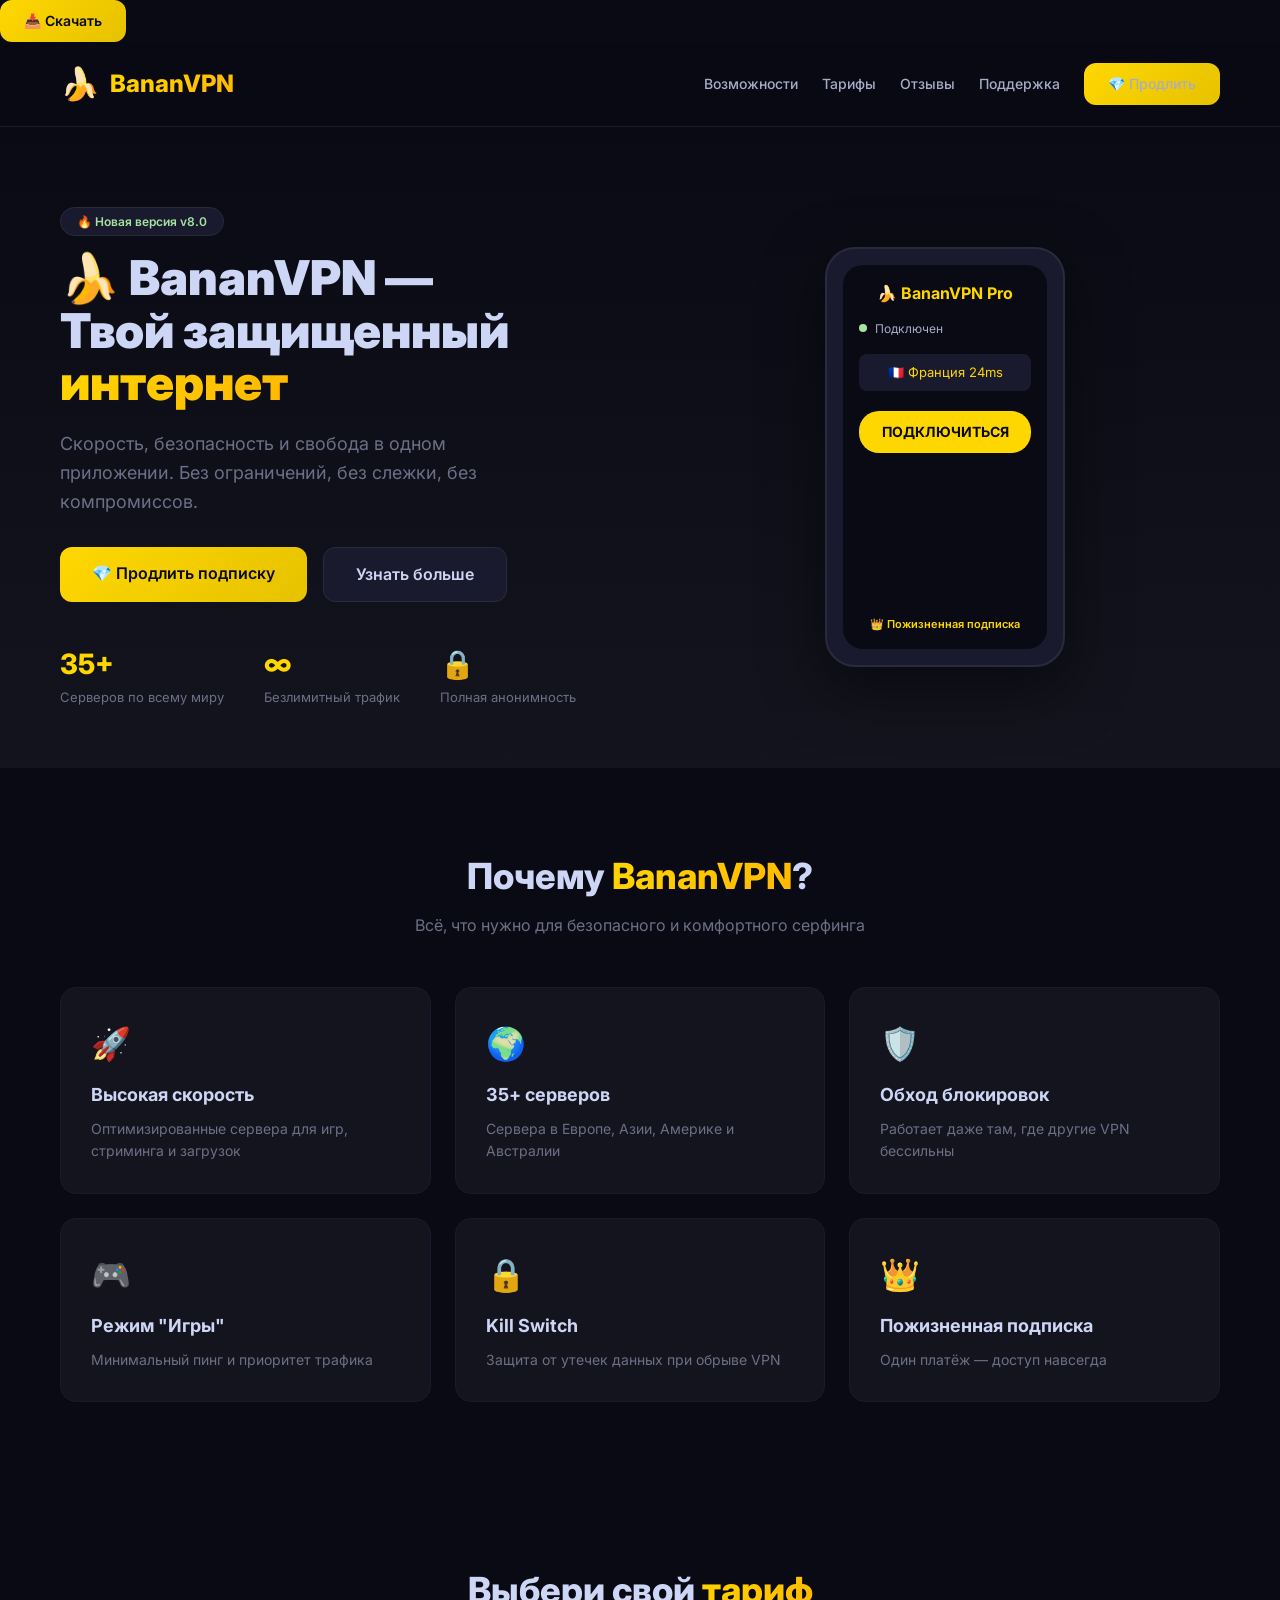
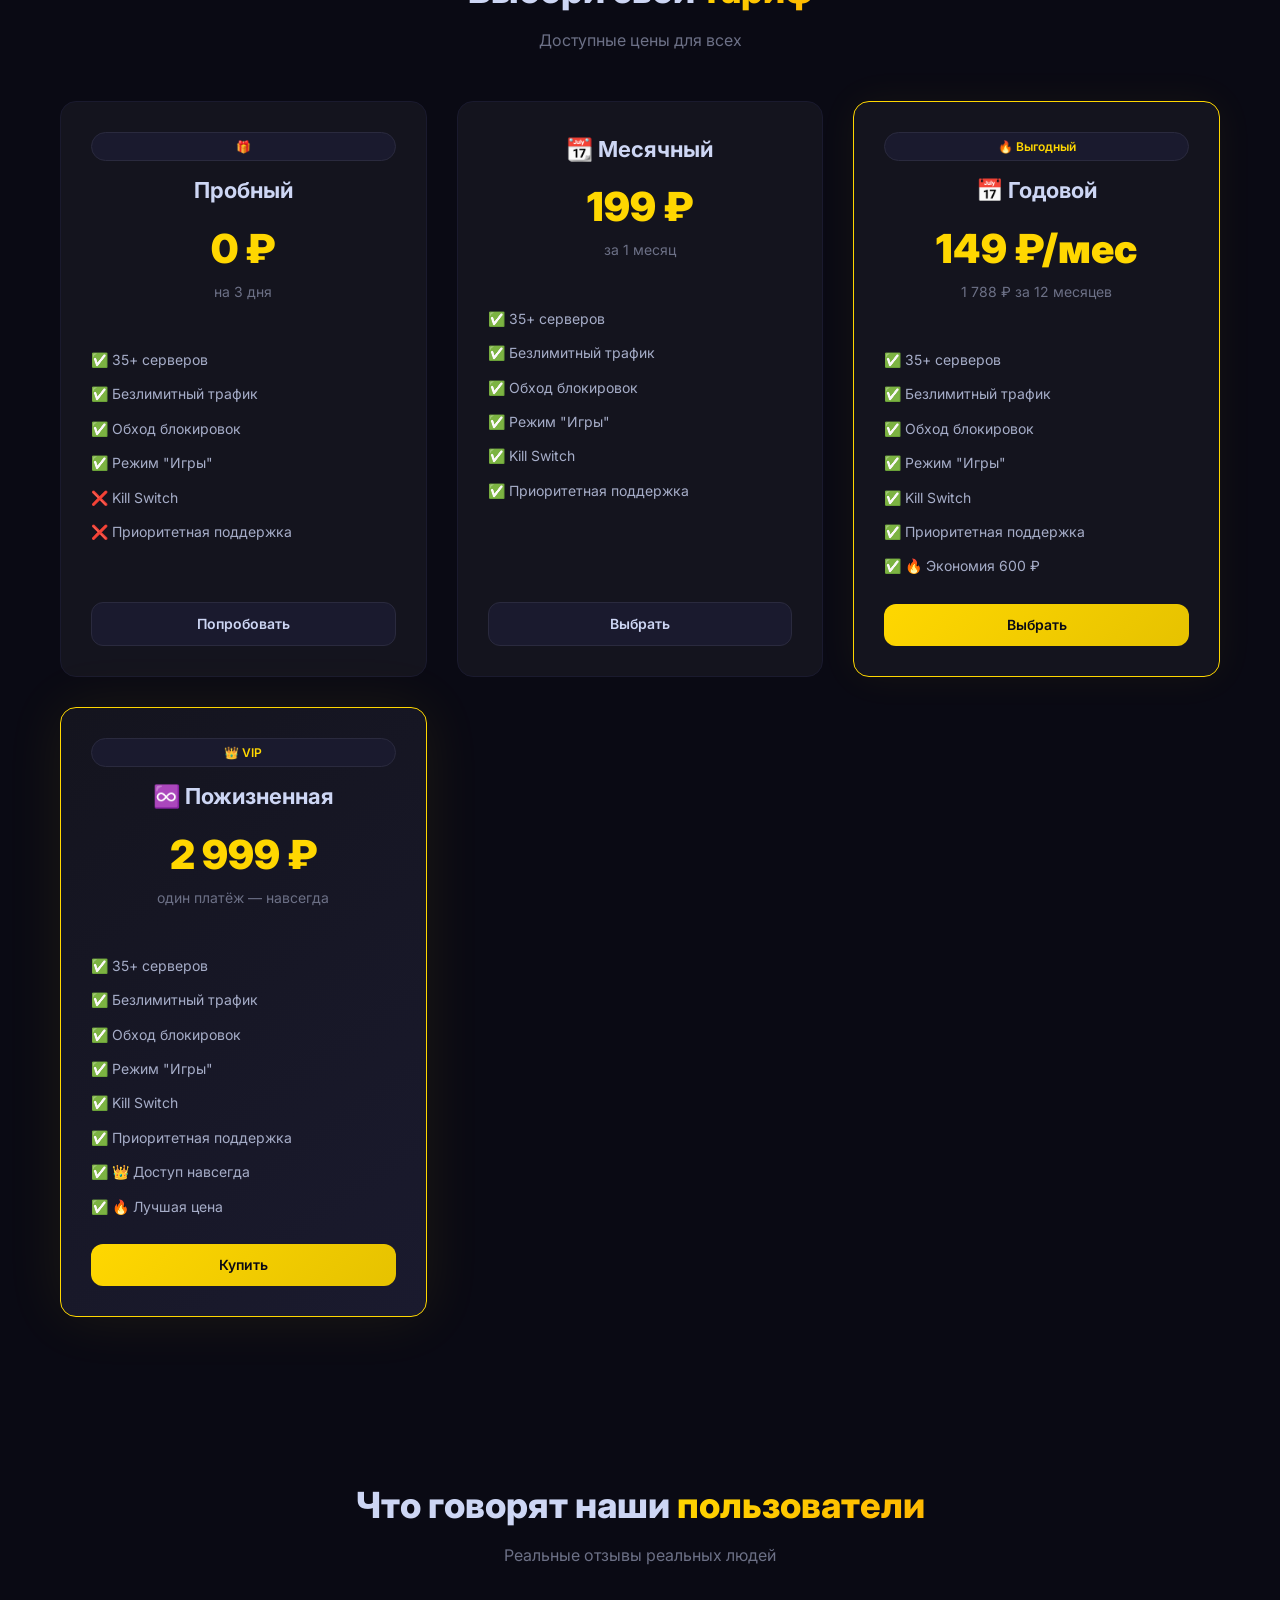
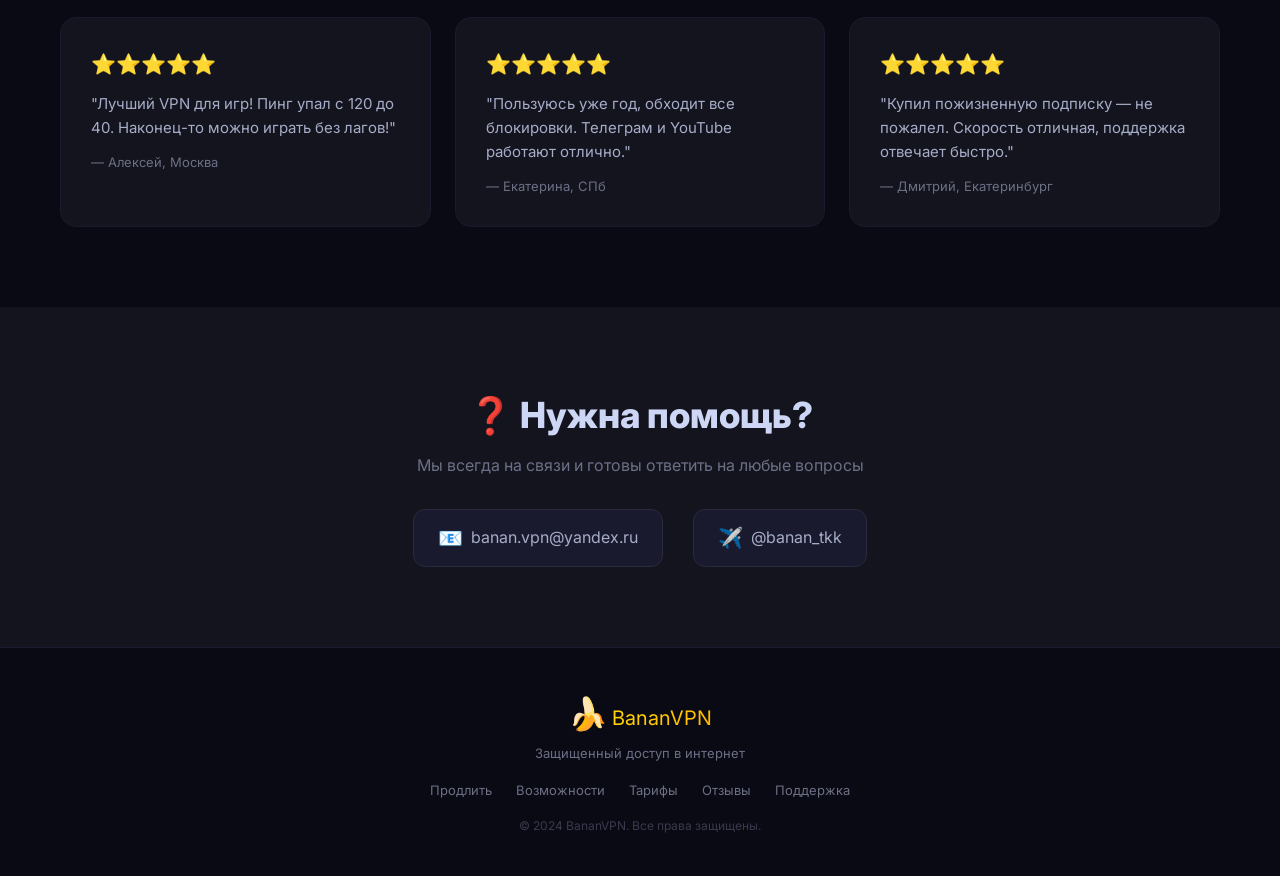
<file: index.html>
<!DOCTYPE html>
<html lang="ru">
<head>
    <meta charset="UTF-8">
    <meta name="viewport" content="width=device-width, initial-scale=1.0">
    <meta name="yandex-verification" content="522fee48c3205e63" />
    <a href="download.html" class="btn btn-primary">📥 Скачать</a>
    
    <!-- ===== ОСНОВНЫЕ SEO МЕТА-ТЕГИ ===== -->
    <title>🍌 BananVPN — Лучший VPN для игр и интернета в России</title>
    <meta name="description" content="BananVPN — быстрый и безопасный VPN для игр, стриминга и обхода блокировок. 35+ серверов, безлимитный трафик, режим 'Игры' и пожизненная подписка.">
    <meta name="keywords" content="бананвпн, bananvpn, впн для игр, впн россия, впн безлимитный, впн пожизненный, vpn для телеграм, обход блокировок">
    <meta name="robots" content="index, follow">
    <meta name="author" content="BananVPN">
    <meta name="language" content="Russian">
    
    <!-- ===== OPEN GRAPH (для соцсетей) ===== -->
    <meta property="og:title" content="BananVPN — Лучший VPN для игр и интернета">
    <meta property="og:description" content="Скорость, безопасность и свобода в одном приложении. 35+ серверов, безлимитный трафик, режим 'Игры'.">
    <meta property="og:type" content="website">
    <meta property="og:url" content="https://bananvpn.com">
    <meta property="og:image" content="https://bananvpn.com/assets/og-image.jpg">
    <meta property="og:site_name" content="BananVPN">
    
    <!-- ===== TWITTER CARD ===== -->
    <meta name="twitter:card" content="summary_large_image">
    <meta name="twitter:title" content="BananVPN — Лучший VPN для игр и интернета">
    <meta name="twitter:description" content="Скорость, безопасность и свобода в одном приложении. 35+ серверов, безлимитный трафик.">
    
    <!-- ===== ФАВИКОН ===== -->
    <link rel="icon" type="image/png" href="data:image/svg+xml,<svg xmlns='http://www.w3.org/2000/svg' viewBox='0 0 100 100'><text y='.9em' font-size='90'>🍌</text></svg>">
    
    <!-- ===== КАНОНИЧЕСКАЯ ССЫЛКА ===== -->
    <link rel="canonical" href="https://bananvpn.com/">
    
    <!-- ===== СТИЛИ ===== -->
    <link rel="stylesheet" href="style.css">
    <link href="https://fonts.googleapis.com/css2?family=Inter:wght@300;400;600;700;800;900&display=swap" rel="stylesheet">
    
    <!-- ===== СХЕМА (JSON-LD) для поисковиков ===== -->
    <script type="application/ld+json">
    {
        "@context": "https://schema.org",
        "@type": "SoftwareApplication",
        "name": "BananVPN",
        "applicationCategory": "NetworkApplication",
        "operatingSystem": "Windows, macOS, Android, iOS",
        "description": "Быстрый и безопасный VPN для игр, стриминга и обхода блокировок. 35+ серверов, безлимитный трафик.",
        "offers": {
            "@type": "Offer",
            "price": "0",
            "priceCurrency": "RUB"
        },
        "aggregateRating": {
            "@type": "AggregateRating",
            "ratingValue": "4.8",
            "ratingCount": "1250"
        }
    }
    </script>
    
</head>
<body>
    <!-- ===== НАВИГАЦИЯ ===== -->
    <nav class="navbar">
        <div class="container">
            <div class="nav-brand">
                <span class="logo">🍌</span>
                <span class="brand-text">BananVPN</span>
            </div>
            <div class="nav-links">
                <a href="#features">Возможности</a>
                <a href="#pricing">Тарифы</a>
                <a href="#reviews">Отзывы</a>
                <a href="#support">Поддержка</a>
                <a href="renew.html" class="btn btn-primary">💎 Продлить</a>
            </div>
            <div class="mobile-menu" onclick="toggleMobileMenu()">
                <span></span>
                <span></span>
                <span></span>
            </div>
        </div>
    </nav>

    <!-- ===== ГЕРОЙ ===== -->
    <section class="hero">
        <div class="container">
            <div class="hero-content">
                <div class="hero-badge">🔥 Новая версия v8.0</div>
                <h1>🍌 BananVPN — <br>Твой защищенный <span class="highlight">интернет</span></h1>
                <p class="hero-desc">Скорость, безопасность и свобода в одном приложении. 
                Без ограничений, без слежки, без компромиссов.</p>
                <div class="hero-buttons">
                    <a href="renew.html" class="btn btn-primary btn-large">💎 Продлить подписку</a>
                    <a href="#features" class="btn btn-secondary btn-large">Узнать больше</a>
                </div>
                <div class="hero-stats">
                    <div class="stat">
                        <span class="stat-number">35+</span>
                        <span class="stat-label">Серверов по всему миру</span>
                    </div>
                    <div class="stat">
                        <span class="stat-number">∞</span>
                        <span class="stat-label">Безлимитный трафик</span>
                    </div>
                    <div class="stat">
                        <span class="stat-number">🔒</span>
                        <span class="stat-label">Полная анонимность</span>
                    </div>
                </div>
            </div>
            <div class="hero-image">
                <div class="hero-phone">
                    <div class="phone-screen">
                        <div class="phone-header">🍌 BananVPN Pro</div>
                        <div class="phone-status">
                            <span class="dot connected"></span>
                            <span>Подключен</span>
                        </div>
                        <div class="phone-server">🇫🇷 Франция 24ms</div>
                        <div class="phone-btn">ПОДКЛЮЧИТЬСЯ</div>
                        <div class="phone-footer">👑 Пожизненная подписка</div>
                    </div>
                </div>
            </div>
        </div>
    </section>

    <!-- ===== ВОЗМОЖНОСТИ ===== -->
    <section id="features" class="features">
        <div class="container">
            <div class="section-header">
                <h2>Почему <span class="highlight">BananVPN</span>?</h2>
                <p>Всё, что нужно для безопасного и комфортного серфинга</p>
            </div>
            <div class="features-grid">
                <div class="feature-card">
                    <div class="feature-icon">🚀</div>
                    <h3>Высокая скорость</h3>
                    <p>Оптимизированные сервера для игр, стриминга и загрузок</p>
                </div>
                <div class="feature-card">
                    <div class="feature-icon">🌍</div>
                    <h3>35+ серверов</h3>
                    <p>Сервера в Европе, Азии, Америке и Австралии</p>
                </div>
                <div class="feature-card">
                    <div class="feature-icon">🛡️</div>
                    <h3>Обход блокировок</h3>
                    <p>Работает даже там, где другие VPN бессильны</p>
                </div>
                <div class="feature-card">
                    <div class="feature-icon">🎮</div>
                    <h3>Режим "Игры"</h3>
                    <p>Минимальный пинг и приоритет трафика</p>
                </div>
                <div class="feature-card">
                    <div class="feature-icon">🔒</div>
                    <h3>Kill Switch</h3>
                    <p>Защита от утечек данных при обрыве VPN</p>
                </div>
                <div class="feature-card">
                    <div class="feature-icon">👑</div>
                    <h3>Пожизненная подписка</h3>
                    <p>Один платёж — доступ навсегда</p>
                </div>
            </div>
        </div>
    </section>

    <!-- ===== ТАРИФЫ ===== -->
    <section id="pricing" class="pricing">
        <div class="container">
            <div class="section-header">
                <h2>Выбери свой <span class="highlight">тариф</span></h2>
                <p>Доступные цены для всех</p>
            </div>
            <div class="pricing-grid">
                <!-- Пробный -->
                <div class="pricing-card">
                    <div class="pricing-badge">🎁</div>
                    <h3>Пробный</h3>
                    <div class="pricing-price">0 ₽</div>
                    <div class="pricing-period">на 3 дня</div>
                    <ul class="pricing-features">
                        <li>✅ 35+ серверов</li>
                        <li>✅ Безлимитный трафик</li>
                        <li>✅ Обход блокировок</li>
                        <li>✅ Режим "Игры"</li>
                        <li>❌ Kill Switch</li>
                        <li>❌ Приоритетная поддержка</li>
                    </ul>
                    <a href="renew.html" class="btn btn-secondary">Попробовать</a>
                </div>

                <!-- Месячный -->
                <div class="pricing-card">
                    <h3>📆 Месячный</h3>
                    <div class="pricing-price">199 ₽</div>
                    <div class="pricing-period">за 1 месяц</div>
                    <ul class="pricing-features">
                        <li>✅ 35+ серверов</li>
                        <li>✅ Безлимитный трафик</li>
                        <li>✅ Обход блокировок</li>
                        <li>✅ Режим "Игры"</li>
                        <li>✅ Kill Switch</li>
                        <li>✅ Приоритетная поддержка</li>
                    </ul>
                    <a href="renew.html" class="btn btn-secondary">Выбрать</a>
                </div>

                <!-- Годовой -->
                <div class="pricing-card popular">
                    <div class="pricing-badge">🔥 Выгодный</div>
                    <h3>📅 Годовой</h3>
                    <div class="pricing-price">149 ₽/мес</div>
                    <div class="pricing-period">1 788 ₽ за 12 месяцев</div>
                    <ul class="pricing-features">
                        <li>✅ 35+ серверов</li>
                        <li>✅ Безлимитный трафик</li>
                        <li>✅ Обход блокировок</li>
                        <li>✅ Режим "Игры"</li>
                        <li>✅ Kill Switch</li>
                        <li>✅ Приоритетная поддержка</li>
                        <li>✅ 🔥 Экономия 600 ₽</li>
                    </ul>
                    <a href="renew.html" class="btn btn-primary">Выбрать</a>
                </div>

                <!-- Пожизненная -->
                <div class="pricing-card premium">
                    <div class="pricing-badge">👑 VIP</div>
                    <h3>♾️ Пожизненная</h3>
                    <div class="pricing-price">2 999 ₽</div>
                    <div class="pricing-period">один платёж — навсегда</div>
                    <ul class="pricing-features">
                        <li>✅ 35+ серверов</li>
                        <li>✅ Безлимитный трафик</li>
                        <li>✅ Обход блокировок</li>
                        <li>✅ Режим "Игры"</li>
                        <li>✅ Kill Switch</li>
                        <li>✅ Приоритетная поддержка</li>
                        <li>✅ 👑 Доступ навсегда</li>
                        <li>✅ 🔥 Лучшая цена</li>
                    </ul>
                    <a href="renew.html" class="btn btn-primary">Купить</a>
                </div>
            </div>
        </div>
    </section>

    <!-- ===== ОТЗЫВЫ ===== -->
    <section id="reviews" class="reviews">
        <div class="container">
            <div class="section-header">
                <h2>Что говорят наши <span class="highlight">пользователи</span></h2>
                <p>Реальные отзывы реальных людей</p>
            </div>
            <div class="reviews-grid">
                <div class="review-card">
                    <div class="review-stars">⭐⭐⭐⭐⭐</div>
                    <p class="review-text">"Лучший VPN для игр! Пинг упал с 120 до 40. Наконец-то можно играть без лагов!"</p>
                    <div class="review-author">— Алексей, Москва</div>
                </div>
                <div class="review-card">
                    <div class="review-stars">⭐⭐⭐⭐⭐</div>
                    <p class="review-text">"Пользуюсь уже год, обходит все блокировки. Телеграм и YouTube работают отлично."</p>
                    <div class="review-author">— Екатерина, СПб</div>
                </div>
                <div class="review-card">
                    <div class="review-stars">⭐⭐⭐⭐⭐</div>
                    <p class="review-text">"Купил пожизненную подписку — не пожалел. Скорость отличная, поддержка отвечает быстро."</p>
                    <div class="review-author">— Дмитрий, Екатеринбург</div>
                </div>
            </div>
        </div>
    </section>

    <!-- ===== ПОДДЕРЖКА ===== -->
    <section id="support" class="support">
        <div class="container">
            <div class="support-content">
                <h2>❓ Нужна помощь?</h2>
                <p>Мы всегда на связи и готовы ответить на любые вопросы</p>
                <div class="support-contacts">
                    <a href="mailto:banan.vpn@yandex.ru" class="support-item">
                        <span class="support-icon">📧</span>
                        <span>banan.vpn@yandex.ru</span>
                    </a>
                    <a href="https://t.me/banan_tkk" class="support-item" target="_blank">
                        <span class="support-icon">✈️</span>
                        <span>@banan_tkk</span>
                    </a>
                </div>
            </div>
        </div>
    </section>

    <!-- ===== ФУТЕР ===== -->
    <footer class="footer">
        <div class="container">
            <div class="footer-content">
                <div class="footer-brand">
                    <span class="logo">🍌</span>
                    <span class="brand-text">BananVPN</span>
                    <p>Защищенный доступ в интернет</p>
                </div>
                <div class="footer-links">
                    <a href="renew.html">Продлить</a>
                    <a href="#features">Возможности</a>
                    <a href="#pricing">Тарифы</a>
                    <a href="#reviews">Отзывы</a>
                    <a href="mailto:banan.vpn@yandex.ru">Поддержка</a>
                </div>
                <div class="footer-copyright">
                    © 2024 BananVPN. Все права защищены.
                </div>
            </div>
        </div>
    </footer>

    <script src="script.js"></script>
</body>
</html>
</file>
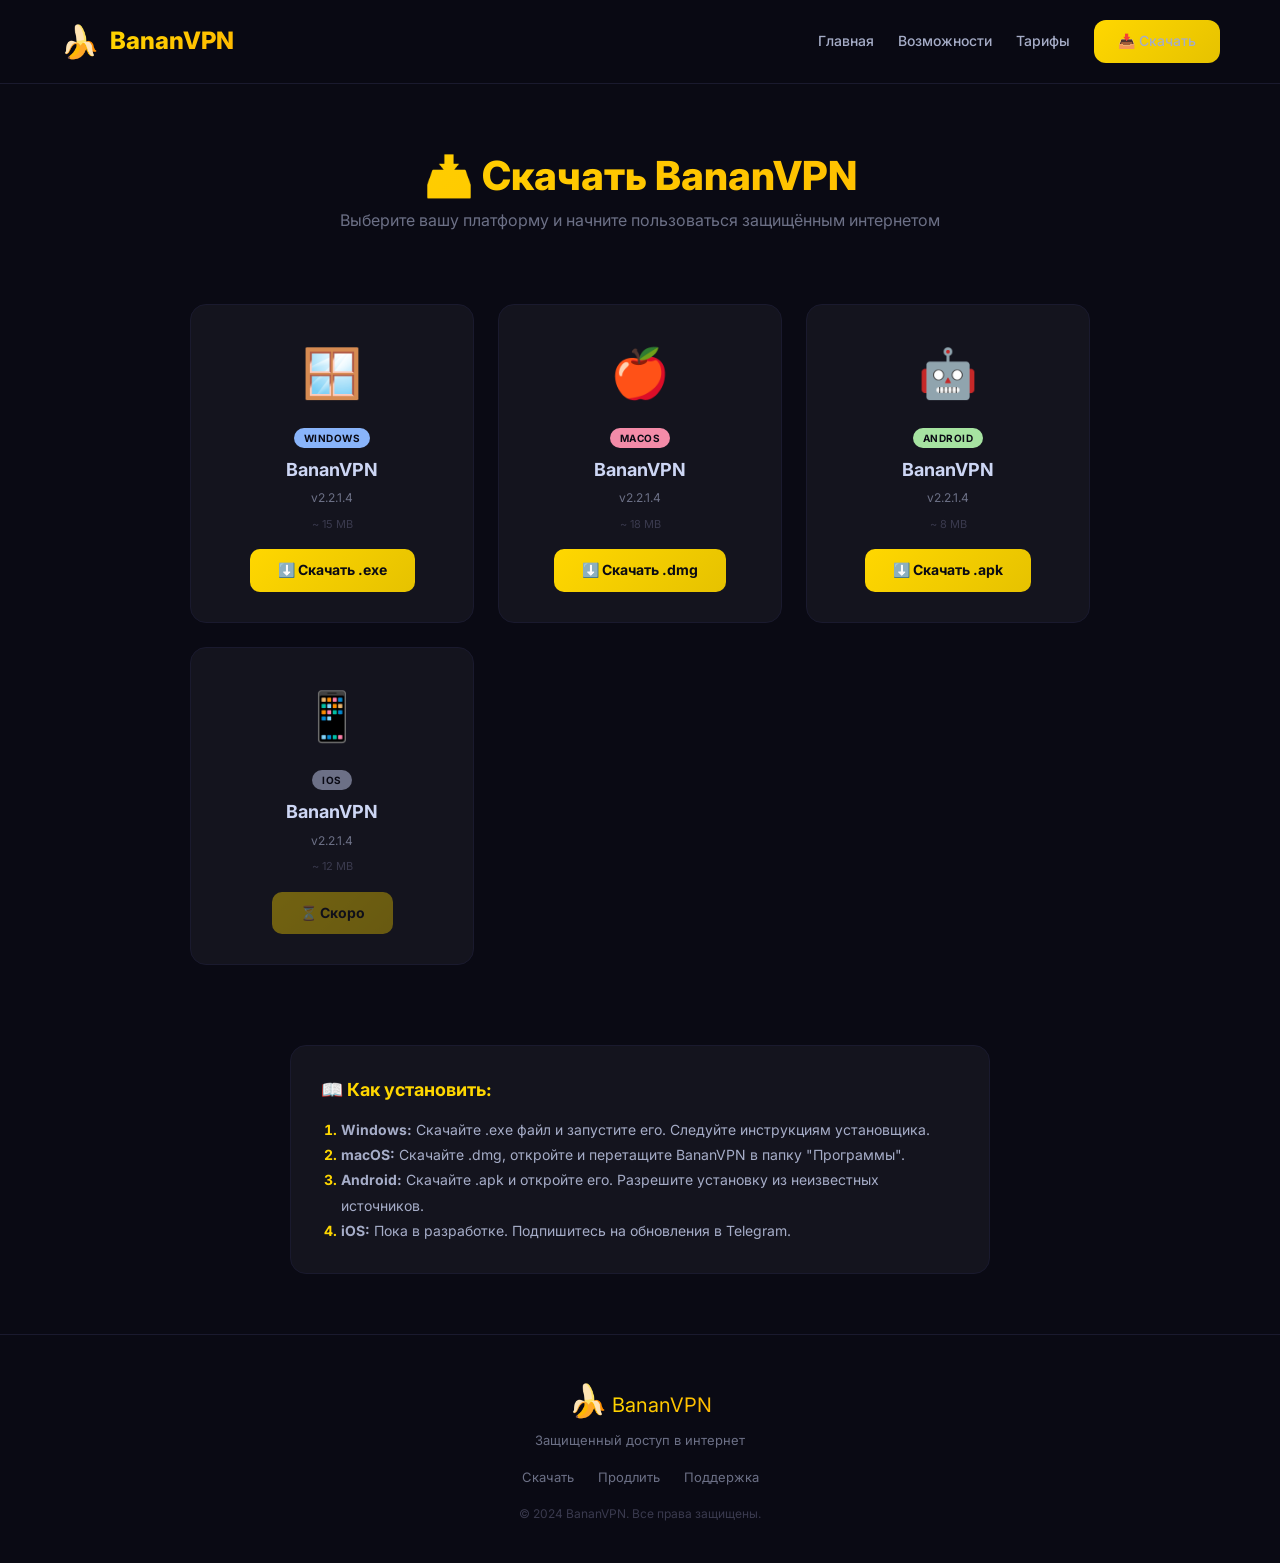
<file: download.html>
<!DOCTYPE html>
<html lang="ru">
<head>
    <meta charset="UTF-8">
    <meta name="viewport" content="width=device-width, initial-scale=1.0">
    <title>📥 Скачать BananVPN</title>
    <link rel="stylesheet" href="style.css">
    <link href="https://fonts.googleapis.com/css2?family=Inter:wght@300;400;600;700;800;900&display=swap" rel="stylesheet">
    <style>
        .download-hero {
            padding: 60px 0 30px;
            text-align: center;
            background: #0a0a14;
        }
        .download-hero h1 {
            font-size: 40px;
            font-weight: 800;
            background: linear-gradient(135deg, #ffd700, #ffb700);
            -webkit-background-clip: text;
            -webkit-text-fill-color: transparent;
        }
        .download-hero p {
            color: #6c7086;
            font-size: 16px;
        }

        .download-grid {
            display: grid;
            grid-template-columns: repeat(auto-fit, minmax(240px, 1fr));
            gap: 24px;
            padding: 40px 0 80px;
            max-width: 900px;
            margin: 0 auto;
        }

        .download-card {
            background: #14141e;
            padding: 30px;
            border-radius: 16px;
            border: 1px solid #1a1a2e;
            text-align: center;
            transition: all 0.3s;
        }
        .download-card:hover {
            transform: translateY(-6px);
            border-color: #ffd700;
            box-shadow: 0 8px 30px rgba(255, 215, 0, 0.05);
        }
        .download-card .icon {
            font-size: 48px;
            margin-bottom: 12px;
        }
        .download-card h3 {
            font-size: 18px;
            font-weight: 700;
            color: #cdd6f4;
            margin-bottom: 4px;
        }
        .download-card .version {
            font-size: 12px;
            color: #6c7086;
            margin-bottom: 8px;
        }
        .download-card .size {
            font-size: 11px;
            color: #3a3a4e;
            margin-bottom: 16px;
        }
        .download-card .btn-download {
            display: inline-block;
            padding: 10px 28px;
            border-radius: 10px;
            font-weight: 700;
            font-size: 14px;
            text-decoration: none;
            transition: all 0.3s;
            background: linear-gradient(135deg, #ffd700, #e6c200);
            color: #0a0a14;
        }
        .download-card .btn-download:hover {
            transform: scale(1.05);
            box-shadow: 0 8px 30px rgba(255, 215, 0, 0.3);
        }
        .download-card .btn-download.disabled {
            opacity: 0.4;
            cursor: not-allowed;
            transform: none !important;
            box-shadow: none !important;
        }

        .download-card .badge {
            display: inline-block;
            font-size: 10px;
            font-weight: 700;
            text-transform: uppercase;
            padding: 2px 10px;
            border-radius: 10px;
            background: #a6e3a1;
            color: #0a0a14;
            letter-spacing: 0.5px;
            margin-bottom: 8px;
        }

        .download-card .badge.win { background: #89b4fa; color: #0a0a14; }
        .download-card .badge.mac { background: #f38ba8; color: #0a0a14; }
        .download-card .badge.android { background: #a6e3a1; color: #0a0a14; }
        .download-card .badge.ios { background: #6c7086; color: #0a0a14; }

        .instructions {
            background: #14141e;
            padding: 30px;
            border-radius: 16px;
            border: 1px solid #1a1a2e;
            max-width: 700px;
            margin: 0 auto 60px;
        }
        .instructions h3 {
            color: #ffd700;
            font-size: 18px;
            margin-bottom: 12px;
        }
        .instructions ol {
            color: #a6adc8;
            font-size: 14px;
            line-height: 1.8;
            padding-left: 20px;
        }
        .instructions ol li::marker {
            color: #ffd700;
            font-weight: 700;
        }

        @media (max-width: 768px) {
            .download-grid {
                grid-template-columns: 1fr 1fr;
                padding: 20px;
            }
            .download-hero h1 {
                font-size: 28px;
            }
        }
        @media (max-width: 480px) {
            .download-grid {
                grid-template-columns: 1fr;
            }
        }
    </style>
</head>
<body>

    <!-- ===== НАВИГАЦИЯ ===== -->
    <nav class="navbar">
        <div class="container">
            <div class="nav-brand">
                <span class="logo">🍌</span>
                <span class="brand-text">BananVPN</span>
            </div>
            <div class="nav-links">
                <a href="index.html">Главная</a>
                <a href="index.html#features">Возможности</a>
                <a href="index.html#pricing">Тарифы</a>
                <a href="download.html" class="btn btn-primary">📥 Скачать</a>
            </div>
            <div class="mobile-menu" onclick="toggleMobileMenu()">
                <span></span><span></span><span></span>
            </div>
        </div>
    </nav>

    <!-- ===== ГЕРОЙ ===== -->
    <section class="download-hero">
        <div class="container">
            <h1>📥 Скачать BananVPN</h1>
            <p>Выберите вашу платформу и начните пользоваться защищённым интернетом</p>
        </div>
    </section>

    <!-- ===== КАРТОЧКИ ЗАГРУЗКИ ===== -->
    <div class="container">
        <div class="download-grid">

            <!-- Windows -->
            <div class="download-card">
                <div class="icon">🪟</div>
                <span class="badge win">Windows</span>
                <h3>BananVPN</h3>
                <div class="version">v2.2.1.4</div>
                <div class="size">~ 15 MB</div>
                <a href="downloads/BananVPN-Setup.exe" class="btn-download" download>
                    ⬇️ Скачать .exe
                </a>
            </div>

            <!-- macOS -->
            <div class="download-card">
                <div class="icon">🍎</div>
                <span class="badge mac">macOS</span>
                <h3>BananVPN</h3>
                <div class="version">v2.2.1.4</div>
                <div class="size">~ 18 MB</div>
                <a href="downloads/BananVPN.dmg" class="btn-download" download>
                    ⬇️ Скачать .dmg
                </a>
            </div>

            <!-- Android -->
            <div class="download-card">
                <div class="icon">🤖</div>
                <span class="badge android">Android</span>
                <h3>BananVPN</h3>
                <div class="version">v2.2.1.4</div>
                <div class="size">~ 8 MB</div>
                <a href="downloads/BananVPN.apk" class="btn-download" download>
                    ⬇️ Скачать .apk
                </a>
            </div>

            <!-- iOS -->
            <div class="download-card">
                <div class="icon">📱</div>
                <span class="badge ios">iOS</span>
                <h3>BananVPN</h3>
                <div class="version">v2.2.1.4</div>
                <div class="size">~ 12 MB</div>
                <a href="#" class="btn-download disabled">
                    ⏳ Скоро
                </a>
            </div>

        </div>

        <!-- ===== ИНСТРУКЦИИ ===== -->
        <div class="instructions">
            <h3>📖 Как установить:</h3>
            <ol>
                <li><strong>Windows:</strong> Скачайте .exe файл и запустите его. Следуйте инструкциям установщика.</li>
                <li><strong>macOS:</strong> Скачайте .dmg, откройте и перетащите BananVPN в папку "Программы".</li>
                <li><strong>Android:</strong> Скачайте .apk и откройте его. Разрешите установку из неизвестных источников.</li>
                <li><strong>iOS:</strong> Пока в разработке. Подпишитесь на обновления в Telegram.</li>
            </ol>
        </div>
    </div>

    <!-- ===== ФУТЕР ===== -->
    <footer class="footer">
        <div class="container">
            <div class="footer-content">
                <div class="footer-brand">
                    <span class="logo">🍌</span>
                    <span class="brand-text">BananVPN</span>
                    <p>Защищенный доступ в интернет</p>
                </div>
                <div class="footer-links">
                    <a href="download.html">Скачать</a>
                    <a href="renew.html">Продлить</a>
                    <a href="mailto:banan.vpn@yandex.ru">Поддержка</a>
                </div>
                <div class="footer-copyright">© 2024 BananVPN. Все права защищены.</div>
            </div>
        </div>
    </footer>

    <script>
        function toggleMobileMenu() {
            document.querySelector('.nav-links').classList.toggle('active');
        }
    </script>
</body>
</html>
</file>
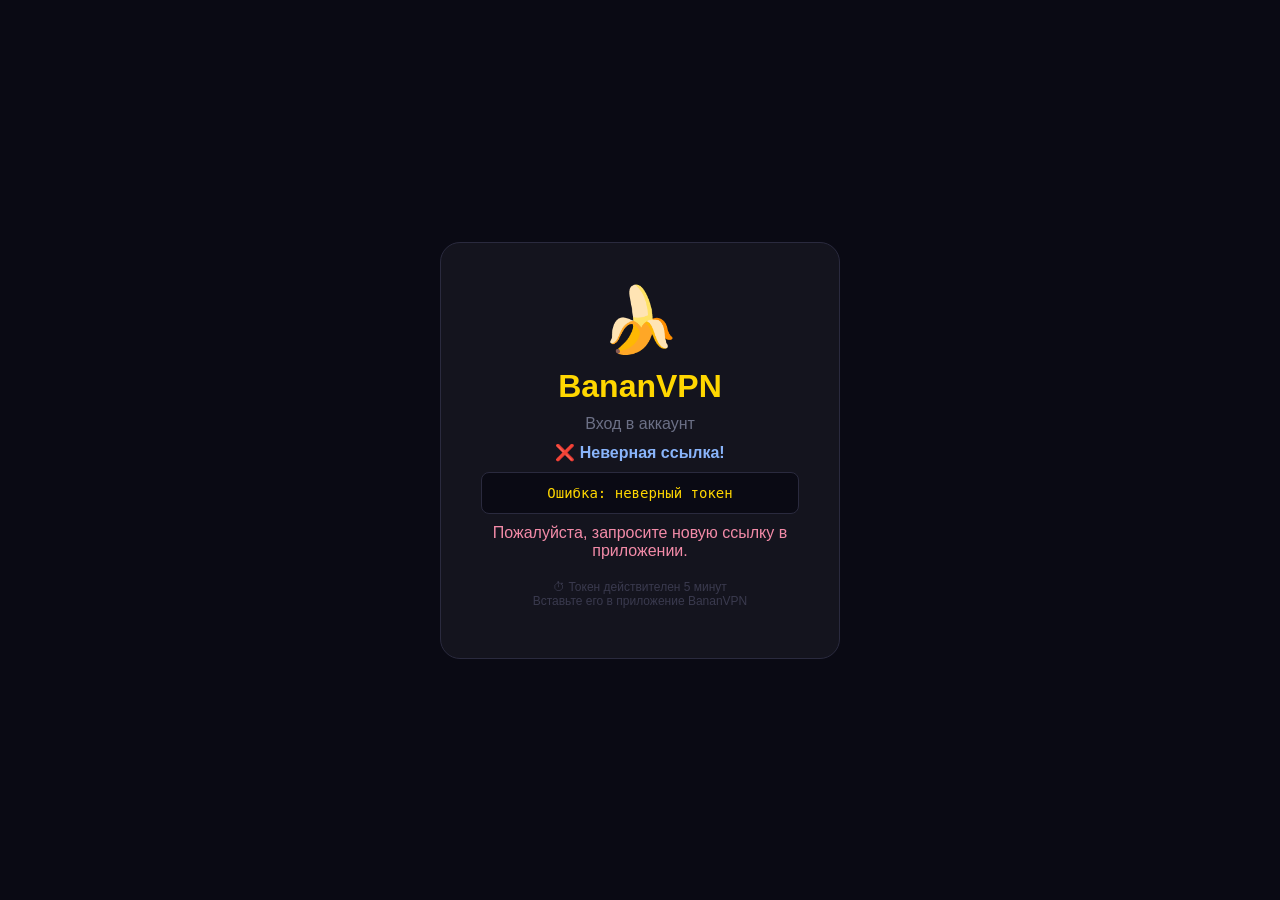
<file: login.html>
<!DOCTYPE html>
<html lang="ru">
<head>
    <meta charset="UTF-8">
    <meta name="viewport" content="width=device-width, initial-scale=1.0">
    <title>🔑 Вход в BananVPN</title>
    <style>
        * { margin: 0; padding: 0; box-sizing: border-box; }
        body {
            font-family: 'Arial', sans-serif;
            background: #0a0a14;
            color: #cdd6f4;
            display: flex;
            justify-content: center;
            align-items: center;
            min-height: 100vh;
        }
        .container {
            background: #14141e;
            padding: 40px;
            border-radius: 20px;
            border: 1px solid #2a2a3e;
            text-align: center;
            max-width: 400px;
        }
        .logo { font-size: 64px; }
        h1 { color: #ffd700; margin: 10px 0; }
        p { color: #6c7086; margin: 10px 0; }
        .btn {
            display: inline-block;
            padding: 14px 32px;
            border-radius: 12px;
            font-weight: 700;
            font-size: 16px;
            text-decoration: none;
            transition: all 0.3s;
            cursor: pointer;
            border: none;
            background: linear-gradient(135deg, #ffd700, #e6c200);
            color: #0a0a14;
            margin: 10px 0;
        }
        .btn:hover { transform: translateY(-2px); box-shadow: 0 8px 30px rgba(255,215,0,0.3); }
        .error { color: #f38ba8; margin: 10px 0; }
        .success { color: #a6e3a1; margin: 10px 0; }
        .email { color: #89b4fa; font-weight: bold; }
        .token-box {
            background: #0a0a14;
            padding: 12px;
            border-radius: 8px;
            font-family: monospace;
            font-size: 14px;
            word-break: break-all;
            margin: 10px 0;
            border: 1px solid #2a2a3e;
            color: #ffd700;
        }
    </style>
</head>
<body>
    <div class="container">
        <div class="logo">🍌</div>
        <h1>BananVPN</h1>
        <p>Вход в аккаунт</p>
        
        <div id="status">
            <p class="email" id="emailDisplay">Загрузка...</p>
            <div class="token-box" id="tokenDisplay">Токен: загрузка...</div>
            <button class="btn" id="copyBtn">📋 Скопировать токен</button>
            <p id="message"></p>
        </div>
        
        <p style="font-size: 12px; color: #3a3a4e; margin-top: 20px;">
            ⏱ Токен действителен 5 минут<br>
            Вставьте его в приложение BananVPN
        </p>
    </div>

    <script>
        const params = new URLSearchParams(window.location.search);
        const token = params.get('token');
        const email = params.get('email');
        
        const emailDisplay = document.getElementById('emailDisplay');
        const tokenDisplay = document.getElementById('tokenDisplay');
        const copyBtn = document.getElementById('copyBtn');
        const message = document.getElementById('message');
        
        if (token && email) {
            emailDisplay.textContent = `📧 ${email}`;
            tokenDisplay.textContent = `🔑 Токен: ${token}`;
            
            copyBtn.addEventListener('click', function() {
                navigator.clipboard.writeText(token).then(() => {
                    message.className = 'success';
                    message.textContent = '✅ Токен скопирован! Вставьте его в приложение.';
                    copyBtn.textContent = '✅ Скопировано';
                }).catch(() => {
                    message.className = 'error';
                    message.textContent = '❌ Не удалось скопировать. Скопируйте вручную:';
                    // Показываем токен для ручного копирования
                    const manualBox = document.createElement('div');
                    manualBox.className = 'token-box';
                    manualBox.textContent = token;
                    document.getElementById('status').appendChild(manualBox);
                });
            });
        } else {
            emailDisplay.textContent = '❌ Неверная ссылка!';
            copyBtn.style.display = 'none';
            tokenDisplay.textContent = 'Ошибка: неверный токен';
            message.className = 'error';
            message.textContent = 'Пожалуйста, запросите новую ссылку в приложении.';
        }
    </script>
</body>
</html>
</file>
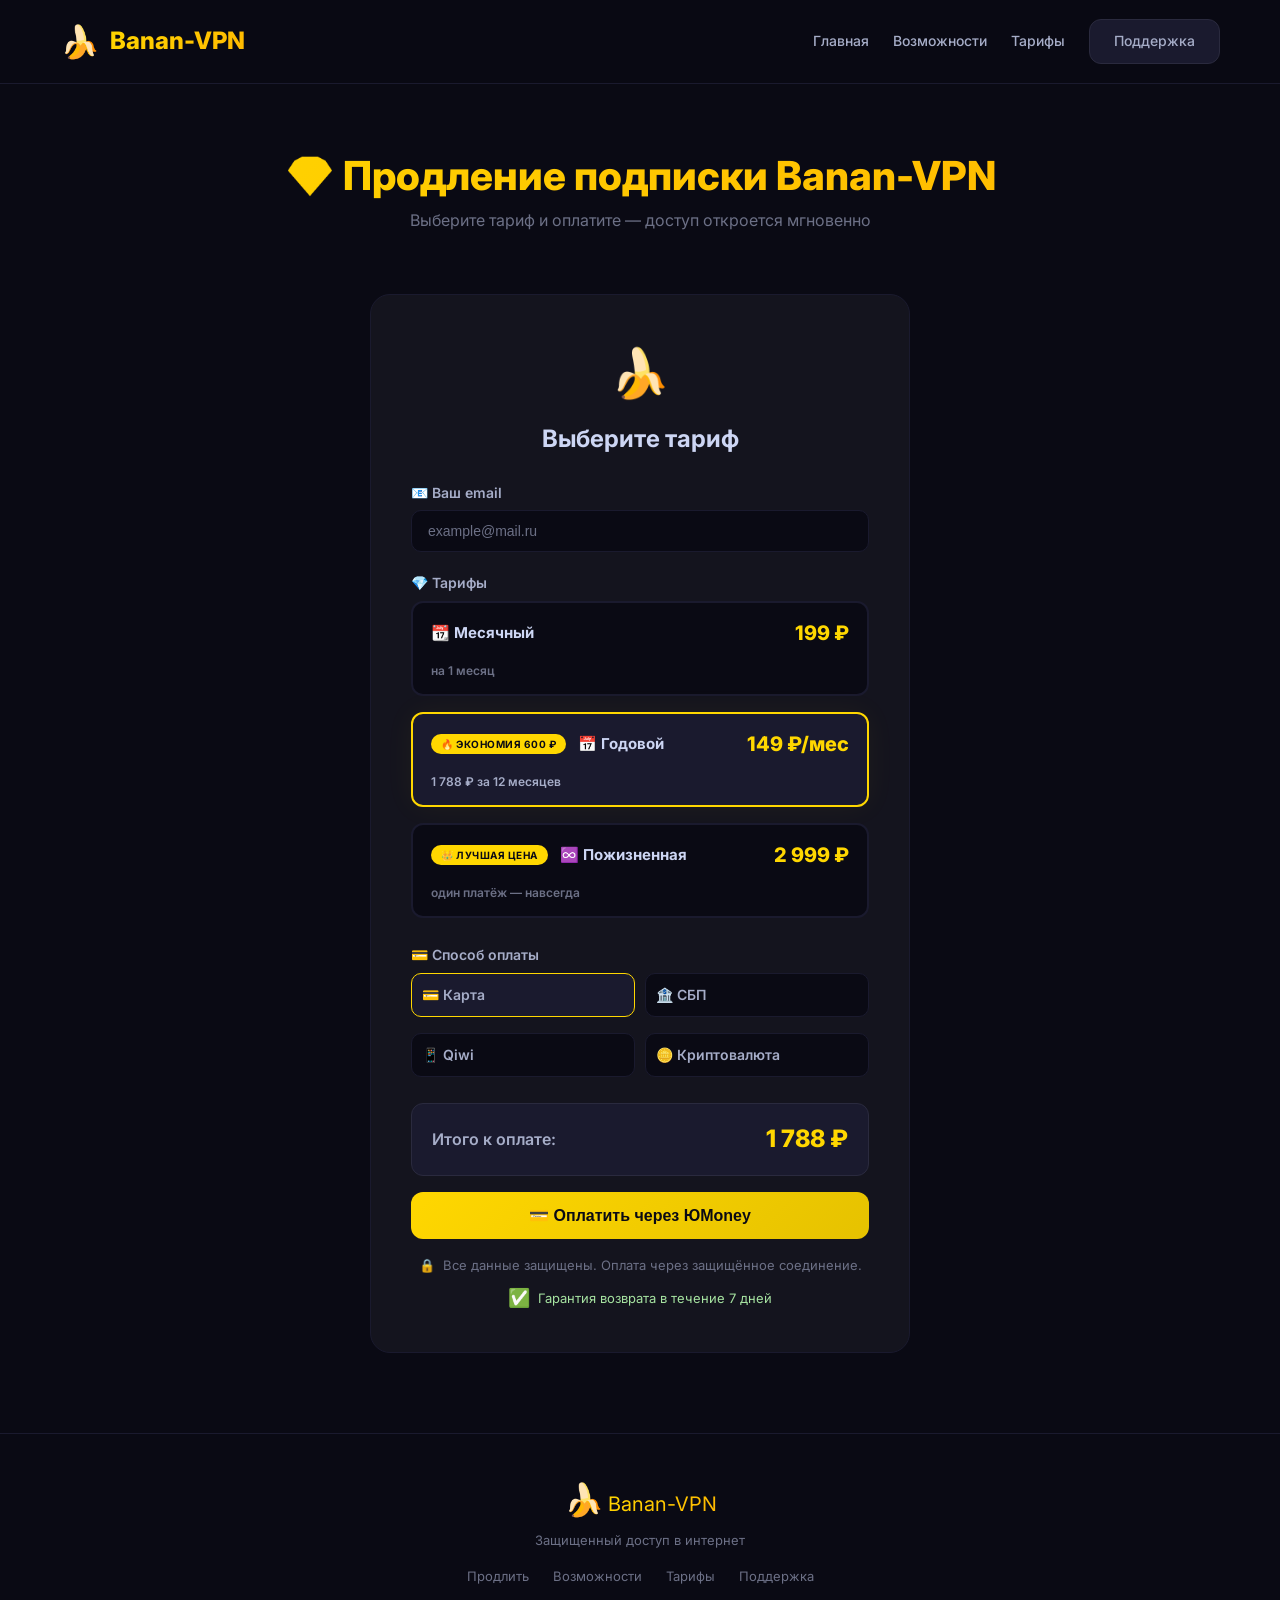
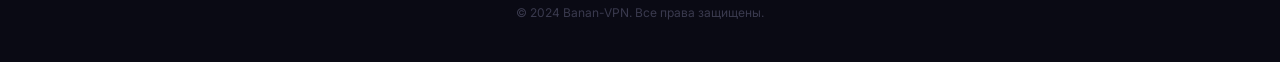
<file: renew.html>
<!DOCTYPE html>
<html lang="ru">
<head>
    <meta charset="UTF-8">
    <meta name="viewport" content="width=device-width, initial-scale=1.0">
    <title>💎 Продлить подписку BananVPN</title>
    <link rel="icon" type="image/png" href="data:image/svg+xml,<svg xmlns='http://www.w3.org/2000/svg' viewBox='0 0 100 100'><text y='.9em' font-size='90'>🍌</text></svg>">
    <link href="https://fonts.googleapis.com/css2?family=Inter:wght@300;400;600;700;800;900&display=swap" rel="stylesheet">
    <style>
        * {
            margin: 0;
            padding: 0;
            box-sizing: border-box;
        }

        body {
            font-family: 'Inter', -apple-system, BlinkMacSystemFont, sans-serif;
            background: #0a0a14;
            color: #cdd6f4;
            line-height: 1.6;
            min-height: 100vh;
            display: flex;
            flex-direction: column;
        }

        .container {
            max-width: 1200px;
            margin: 0 auto;
            padding: 0 20px;
        }

        /* ===== НАВИГАЦИЯ ===== */
        .navbar {
            padding: 16px 0;
            background: rgba(10, 10, 20, 0.95);
            backdrop-filter: blur(10px);
            border-bottom: 1px solid #1a1a2e;
            position: sticky;
            top: 0;
            z-index: 1000;
        }

        .navbar .container {
            display: flex;
            justify-content: space-between;
            align-items: center;
        }

        .nav-brand {
            display: flex;
            align-items: center;
            gap: 10px;
            font-size: 24px;
            font-weight: 800;
        }

        .logo {
            font-size: 32px;
        }

        .brand-text {
            background: linear-gradient(135deg, #ffd700, #ffb700);
            -webkit-background-clip: text;
            -webkit-text-fill-color: transparent;
        }

        .nav-links {
            display: flex;
            align-items: center;
            gap: 24px;
        }

        .nav-links a {
            color: #a6adc8;
            text-decoration: none;
            font-size: 14px;
            font-weight: 500;
            transition: color 0.3s;
        }

        .nav-links a:hover {
            color: #ffd700;
        }

        /* ===== КНОПКИ ===== */
        .btn {
            display: inline-block;
            padding: 10px 24px;
            border-radius: 12px;
            font-weight: 600;
            font-size: 14px;
            text-decoration: none;
            transition: all 0.3s;
            cursor: pointer;
            border: none;
        }

        .btn-primary {
            background: linear-gradient(135deg, #ffd700, #e6c200);
            color: #0a0a14;
        }

        .btn-primary:hover {
            transform: translateY(-2px);
            box-shadow: 0 8px 30px rgba(255, 215, 0, 0.3);
        }

        .btn-secondary {
            background: #1a1a2e;
            color: #cdd6f4;
            border: 1px solid #2a2a3e;
        }

        .btn-secondary:hover {
            background: #2a2a3e;
            transform: translateY(-2px);
        }

        .btn-large {
            padding: 14px 32px;
            font-size: 16px;
        }

        .btn-block {
            width: 100%;
        }

        /* ===== СТРАНИЦА ПРОДЛЕНИЯ ===== */
        .renew-hero {
            padding: 60px 0 30px;
            text-align: center;
            background: #0a0a14;
        }

        .renew-hero h1 {
            font-size: 40px;
            font-weight: 800;
            background: linear-gradient(135deg, #ffd700, #ffb700);
            -webkit-background-clip: text;
            -webkit-text-fill-color: transparent;
        }

        .renew-hero p {
            color: #6c7086;
            font-size: 16px;
        }

        .renew-form-section {
            padding: 30px 0 80px;
            background: #0a0a14;
            flex: 1;
        }

        .renew-card {
            max-width: 540px;
            margin: 0 auto;
            background: #14141e;
            padding: 40px;
            border-radius: 20px;
            border: 1px solid #1a1a2e;
            text-align: center;
        }

        .renew-card-icon {
            font-size: 48px;
            margin-bottom: 8px;
        }

        .renew-card h2 {
            font-size: 24px;
            font-weight: 700;
            color: #cdd6f4;
            margin-bottom: 24px;
        }

        .form-group {
            text-align: left;
            margin-bottom: 20px;
        }

        .form-group label {
            display: block;
            font-size: 14px;
            font-weight: 600;
            color: #a6adc8;
            margin-bottom: 6px;
        }

        .form-group input,
        .form-group select {
            width: 100%;
            padding: 12px 16px;
            border-radius: 10px;
            background: #0a0a14;
            border: 1px solid #1a1a2e;
            color: #cdd6f4;
            font-size: 14px;
            transition: border-color 0.3s;
        }

        .form-group input:focus,
        .form-group select:focus {
            outline: none;
            border-color: #ffd700;
        }

        .form-group input::placeholder {
            color: #6c7086;
        }

        /* ===== ПЛАН-СЕЛЕКТОР ===== */
        .plan-selector {
            display: flex;
            flex-direction: column;
            gap: 10px;
        }

        .plan-option {
            display: block;
            padding: 14px 18px;
            border-radius: 12px;
            background: #0a0a14;
            border: 2px solid #1a1a2e;
            cursor: pointer;
            transition: all 0.3s;
        }

        .plan-option:hover {
            border-color: #2a2a3e;
        }

        .plan-option:has(input:checked) {
            border-color: #ffd700;
            background: #1a1a2e;
            box-shadow: 0 0 30px rgba(255, 215, 0, 0.05);
        }

        .plan-option input[type="radio"] {
            display: none;
        }

        .plan-content {
            display: flex;
            align-items: center;
            gap: 12px;
            flex-wrap: wrap;
        }

        .plan-badge {
            font-size: 10px;
            font-weight: 700;
            text-transform: uppercase;
            padding: 2px 10px;
            border-radius: 10px;
            background: #ffd700;
            color: #0a0a14;
            letter-spacing: 0.5px;
        }

        .plan-name {
            font-weight: 700;
            font-size: 15px;
            color: #cdd6f4;
            min-width: 100px;
        }

        .plan-price {
            font-weight: 800;
            font-size: 20px;
            color: #ffd700;
            margin-left: auto;
        }

        .plan-period {
            font-size: 12px;
            color: #6c7086;
            width: 100%;
        }

        .plan-option:has(input:checked) .plan-period {
            color: #a6adc8;
        }

        /* ===== ОПЛАТА ===== */
        .payment-options {
            display: grid;
            grid-template-columns: repeat(2, 1fr);
            gap: 10px;
        }

        .payment-option {
            display: flex;
            align-items: center;
            justify-content: center;
            gap: 6px;
            padding: 10px;
            border-radius: 10px;
            background: #0a0a14;
            border: 1px solid #1a1a2e;
            cursor: pointer;
            transition: all 0.3s;
            font-size: 13px;
        }

        .payment-option:hover {
            border-color: #2a2a3e;
        }

        .payment-option input[type="radio"] {
            display: none;
        }

        .payment-option:has(input:checked) {
            border-color: #ffd700;
            background: #1a1a2e;
        }

        /* ===== ИТОГО ===== */
        .total-price {
            display: flex;
            justify-content: space-between;
            align-items: center;
            padding: 16px 20px;
            background: #1a1a2e;
            border-radius: 12px;
            margin: 16px 0;
            border: 1px solid #2a2a3e;
        }

        .total-price span {
            font-size: 16px;
            font-weight: 600;
            color: #a6adc8;
        }

        .total-amount {
            font-size: 24px !important;
            font-weight: 800 !important;
            color: #ffd700 !important;
        }

        /* ===== БЕЗОПАСНОСТЬ ===== */
        .renew-security {
            margin-top: 16px;
            display: flex;
            align-items: center;
            justify-content: center;
            gap: 8px;
            font-size: 13px;
            color: #6c7086;
        }

        .renew-guarantee {
            margin-top: 8px;
            display: flex;
            align-items: center;
            justify-content: center;
            gap: 8px;
            font-size: 13px;
            color: #a6e3a1;
        }

        .renew-guarantee span:first-child {
            font-size: 18px;
        }

        /* ===== ФУТЕР ===== */
        .footer {
            padding: 40px 0;
            background: #0a0a14;
            border-top: 1px solid #1a1a2e;
            margin-top: auto;
        }

        .footer-content {
            display: flex;
            flex-direction: column;
            align-items: center;
            gap: 16px;
        }

        .footer-brand {
            text-align: center;
        }

        .footer-brand .brand-text {
            font-size: 20px;
        }

        .footer-brand p {
            color: #6c7086;
            font-size: 13px;
            margin-top: 4px;
        }

        .footer-links {
            display: flex;
            gap: 24px;
        }

        .footer-links a {
            color: #6c7086;
            text-decoration: none;
            font-size: 13px;
            transition: color 0.3s;
        }

        .footer-links a:hover {
            color: #ffd700;
        }

        .footer-copyright {
            color: #3a3a4e;
            font-size: 12px;
        }

        /* ===== АДАПТАЦИЯ ===== */
        @media (max-width: 768px) {
            .mobile-menu {
                display: flex;
            }

            .nav-links {
                display: none;
                flex-direction: column;
                position: absolute;
                top: 70px;
                left: 0;
                right: 0;
                background: #0a0a14;
                padding: 20px;
                border-bottom: 1px solid #1a1a2e;
                gap: 16px;
            }

            .nav-links.active {
                display: flex;
            }

            .renew-card {
                padding: 24px;
                margin: 0 10px;
            }

            .plan-content {
                flex-direction: column;
                align-items: flex-start;
                gap: 4px;
            }

            .plan-price {
                margin-left: 0;
            }

            .payment-options {
                grid-template-columns: 1fr 1fr;
            }

            .renew-hero h1 {
                font-size: 28px;
            }
        }

        @media (max-width: 480px) {
            .payment-options {
                grid-template-columns: 1fr;
            }
        }
    </style>
</head>
<body>

    <!-- ===== НАВИГАЦИЯ ===== -->
    <nav class="navbar">
        <div class="container">
            <div class="nav-brand">
                <span class="logo">🍌</span>
                <span class="brand-text">Banan-VPN</span>
            </div>
            <div class="nav-links">
                <a href="index.html">Главная</a>
                <a href="index.html#features">Возможности</a>
                <a href="index.html#pricing">Тарифы</a>
                <a href="mailto:banan.vpn@yandex.ru" class="btn btn-secondary">Поддержка</a>
            </div>
        </div>
    </nav>

    <!-- ===== ГЕРОЙ ===== -->
    <section class="renew-hero">
        <div class="container">
            <h1>💎 Продление подписки Banan-VPN</h1>
            <p>Выберите тариф и оплатите — доступ откроется мгновенно</p>
        </div>
    </section>

    <!-- ===== ФОРМА ===== -->
    <section class="renew-form-section">
        <div class="container">
            <div class="renew-card">
                <div class="renew-card-icon">🍌</div>
                <h2>Выберите тариф</h2>

                <form id="renewForm" onsubmit="return handleRenew(event)">
                    <!-- ===== EMAIL ===== -->
                    <div class="form-group">
                        <label for="email">📧 Ваш email</label>
                        <input type="email" id="email" placeholder="example@mail.ru" required>
                    </div>

                    <!-- ===== ТАРИФЫ ===== -->
                    <div class="form-group">
                        <label>💎 Тарифы</label>
                        <div class="plan-selector">
                            <label class="plan-option" data-plan="monthly">
                                <input type="radio" name="plan" value="monthly">
                                <div class="plan-content">
                                    <span class="plan-name">📆 Месячный</span>
                                    <span class="plan-price">199 ₽</span>
                                    <span class="plan-period">на 1 месяц</span>
                                </div>
                            </label>

                            <label class="plan-option popular" data-plan="annual">
                                <input type="radio" name="plan" value="annual" checked>
                                <div class="plan-content">
                                    <span class="plan-badge">🔥 Экономия 600 ₽</span>
                                    <span class="plan-name">📅 Годовой</span>
                                    <span class="plan-price">149 ₽/мес</span>
                                    <span class="plan-period">1 788 ₽ за 12 месяцев</span>
                                </div>
                            </label>

                            <label class="plan-option premium" data-plan="lifetime">
                                <input type="radio" name="plan" value="lifetime">
                                <div class="plan-content">
                                    <span class="plan-badge">👑 Лучшая цена</span>
                                    <span class="plan-name">♾️ Пожизненная</span>
                                    <span class="plan-price">2 999 ₽</span>
                                    <span class="plan-period">один платёж — навсегда</span>
                                </div>
                            </label>
                        </div>
                    </div>

                    <!-- ===== ОПЛАТА ===== -->
                    <div class="form-group">
                        <label>💳 Способ оплаты</label>
                        <div class="payment-options">
                            <label class="payment-option">
                                <input type="radio" name="payment" value="card" checked>
                                <span>💳 Карта</span>
                            </label>
                            <label class="payment-option">
                                <input type="radio" name="payment" value="sbp">
                                <span>🏦 СБП</span>
                            </label>
                            <label class="payment-option">
                                <input type="radio" name="payment" value="qiwi">
                                <span>📱 Qiwi</span>
                            </label>
                            <label class="payment-option">
                                <input type="radio" name="payment" value="crypto">
                                <span>🪙 Криптовалюта</span>
                            </label>
                        </div>
                    </div>

                    <!-- ===== ИТОГО ===== -->
                    <div class="total-price">
                        <span>Итого к оплате:</span>
                        <span class="total-amount" id="totalAmount">1 788 ₽</span>
                    </div>

                    <!-- ===== КНОПКА ОПЛАТЫ ЧЕРЕЗ ЮMONEY ===== -->
                    <button type="submit" class="btn btn-primary btn-large btn-block">
                        💳 Оплатить через ЮMoney
                    </button>
                </form>

                <!-- ===== БЕЗОПАСНОСТЬ ===== -->
                <div class="renew-security">
                    <span>🔒</span>
                    <span>Все данные защищены. Оплата через защищённое соединение.</span>
                </div>
                <div class="renew-guarantee">
                    <span>✅</span>
                    <span>Гарантия возврата в течение 7 дней</span>
                </div>
            </div>
        </div>
    </section>

    <!-- ===== ФУТЕР ===== -->
    <footer class="footer">
        <div class="container">
            <div class="footer-content">
                <div class="footer-brand">
                    <span class="logo">🍌</span>
                    <span class="brand-text">Banan-VPN</span>
                    <p>Защищенный доступ в интернет</p>
                </div>
                <div class="footer-links">
                    <a href="renew.html">Продлить</a>
                    <a href="index.html#features">Возможности</a>
                    <a href="index.html#pricing">Тарифы</a>
                    <a href="mailto:banan.vpn@yandex.ru">Поддержка</a>
                </div>
                <div class="footer-copyright">© 2024 Banan-VPN. Все права защищены.</div>
            </div>
        </div>
    </footer>

    <script>
        // ===== МОБИЛЬНОЕ МЕНЮ =====
        function toggleMobileMenu() {
            const navLinks = document.querySelector('.nav-links');
            if (navLinks) navLinks.classList.toggle('active');
        }

        // ===== ОБНОВЛЕНИЕ СУММЫ =====
        document.addEventListener('DOMContentLoaded', function() {
            const planRadios = document.querySelectorAll('input[name="plan"]');
            const totalElement = document.getElementById('totalAmount');

            const prices = {
                'monthly': '199 ₽',
                'annual': '1 788 ₽',
                'lifetime': '2 999 ₽'
            };

            planRadios.forEach(radio => {
                radio.addEventListener('change', function() {
                    const plan = this.value;
                    totalElement.textContent = prices[plan] || '0 ₽';
                });
            });
        });

        // ===== ОБРАБОТКА ФОРМЫ =====
        function handleRenew(event) {
            event.preventDefault();

            const email = document.getElementById('email').value;
            const plan = document.querySelector('input[name="plan"]:checked');
            const payment = document.querySelector('input[name="payment"]:checked');

            if (!email || !plan || !payment) {
                alert('⚠️ Пожалуйста, заполните все поля!');
                return false;
            }

            const planNames = {
                'monthly': '📆 Месячный (199 ₽)',
                'annual': '📅 Годовой (1 788 ₽)',
                'lifetime': '♾️ Пожизненный (2 999 ₽)'
            };

            const paymentNames = {
                'card': '💳 Карта',
                'sbp': '🏦 СБП',
                'qiwi': '📱 Qiwi',
                'crypto': '🪙 Криптовалюта'
            };

            // Перенаправляем на страницу оплаты ЮMoney
            const prices = {
                'monthly': 199,
                'annual': 1788,
                'lifetime': 2999
            };

            const form = document.createElement('form');
            form.method = 'POST';
            form.action = 'https://yoomoney.ru/quickpay/confirm.xml';

            const fields = {
                'receiver': '4100119575797853',
                'formcomment': 'Оплата подписки BananVPN',
                'short-dest': 'Подписка BananVPN',
                'quickpay-form': 'donate',
                'targets': 'Оплата подписки BananVPN: ' + email,
                'currency': '643',
                'sum': prices[plan.value],
                'label': 'Email: ' + email
            };

            for (const [key, value] of Object.entries(fields)) {
                const input = document.createElement('input');
                input.type = 'hidden';
                input.name = key;
                input.value = value;
                form.appendChild(input);
            }

            document.body.appendChild(form);
            form.submit();

            return false;
        }
    </script>
</body>
</html>
</file>
<file: style.css>
* {
    margin: 0;
    padding: 0;
    box-sizing: border-box;
}

body {
    font-family: 'Inter', -apple-system, BlinkMacSystemFont, sans-serif;
    background: #0a0a14;
    color: #cdd6f4;
    line-height: 1.6;
}

.container {
    max-width: 1200px;
    margin: 0 auto;
    padding: 0 20px;
}

/* ===== НАВИГАЦИЯ ===== */
.navbar {
    padding: 16px 0;
    background: rgba(10, 10, 20, 0.95);
    backdrop-filter: blur(10px);
    border-bottom: 1px solid #1a1a2e;
    position: sticky;
    top: 0;
    z-index: 1000;
}

.navbar .container {
    display: flex;
    justify-content: space-between;
    align-items: center;
}

.nav-brand {
    display: flex;
    align-items: center;
    gap: 10px;
    font-size: 24px;
    font-weight: 800;
}

.logo {
    font-size: 32px;
}

.brand-text {
    background: linear-gradient(135deg, #ffd700, #ffb700);
    -webkit-background-clip: text;
    -webkit-text-fill-color: transparent;
}

.nav-links {
    display: flex;
    align-items: center;
    gap: 24px;
}

.nav-links a {
    color: #a6adc8;
    text-decoration: none;
    font-size: 14px;
    font-weight: 500;
    transition: color 0.3s;
}

.nav-links a:hover {
    color: #ffd700;
}

.mobile-menu {
    display: none;
    flex-direction: column;
    gap: 4px;
    cursor: pointer;
}

.mobile-menu span {
    width: 25px;
    height: 3px;
    background: #cdd6f4;
    border-radius: 2px;
    transition: all 0.3s;
}

/* ===== КНОПКИ ===== */
.btn {
    display: inline-block;
    padding: 10px 24px;
    border-radius: 12px;
    font-weight: 600;
    font-size: 14px;
    text-decoration: none;
    transition: all 0.3s;
    cursor: pointer;
    border: none;
}

.btn-primary {
    background: linear-gradient(135deg, #ffd700, #e6c200);
    color: #0a0a14;
}

.btn-primary:hover {
    transform: translateY(-2px);
    box-shadow: 0 8px 30px rgba(255, 215, 0, 0.3);
}

.btn-secondary {
    background: #1a1a2e;
    color: #cdd6f4;
    border: 1px solid #2a2a3e;
}

.btn-secondary:hover {
    background: #2a2a3e;
    transform: translateY(-2px);
}

.btn-large {
    padding: 14px 32px;
    font-size: 16px;
}

.btn-block {
    width: 100%;
}

/* ===== ГЕРОЙ ===== */
.hero {
    padding: 80px 0 60px;
    background: linear-gradient(180deg, #0a0a14 0%, #14141e 100%);
}

.hero .container {
    display: flex;
    align-items: center;
    gap: 60px;
}

.hero-content {
    flex: 1;
}

.hero-badge {
    display: inline-block;
    background: #1a1a2e;
    padding: 4px 16px;
    border-radius: 20px;
    font-size: 12px;
    font-weight: 600;
    color: #a6e3a1;
    border: 1px solid #2a2a3e;
    margin-bottom: 16px;
}

.hero h1 {
    font-size: 48px;
    font-weight: 900;
    line-height: 1.1;
    margin-bottom: 20px;
}

.highlight {
    background: linear-gradient(135deg, #ffd700, #ffb700);
    -webkit-background-clip: text;
    -webkit-text-fill-color: transparent;
}

.hero-desc {
    font-size: 18px;
    color: #6c7086;
    margin-bottom: 30px;
    max-width: 500px;
}

.hero-buttons {
    display: flex;
    gap: 16px;
    margin-bottom: 40px;
    flex-wrap: wrap;
}

.hero-stats {
    display: flex;
    gap: 40px;
}

.stat {
    display: flex;
    flex-direction: column;
}

.stat-number {
    font-size: 28px;
    font-weight: 800;
    color: #ffd700;
}

.stat-label {
    font-size: 13px;
    color: #6c7086;
}

/* ===== ТЕЛЕФОН ===== */
.hero-image {
    flex: 1;
    display: flex;
    justify-content: center;
}

.hero-phone {
    width: 240px;
    height: 420px;
    background: #1a1a2e;
    border-radius: 30px;
    padding: 16px;
    border: 2px solid #2a2a3e;
    box-shadow: 0 20px 60px rgba(0, 0, 0, 0.5);
}

.phone-screen {
    background: #0a0a14;
    border-radius: 20px;
    height: 100%;
    padding: 16px;
    display: flex;
    flex-direction: column;
}

.phone-header {
    font-size: 16px;
    font-weight: 700;
    color: #ffd700;
    text-align: center;
    margin-bottom: 12px;
}

.phone-status {
    display: flex;
    align-items: center;
    gap: 8px;
    font-size: 12px;
    color: #a6adc8;
    margin-bottom: 8px;
}

.dot {
    display: inline-block;
    width: 8px;
    height: 8px;
    border-radius: 50%;
}

.dot.connected {
    background: #a6e3a1;
    animation: pulse 2s infinite;
}

@keyframes pulse {
    0%, 100% { opacity: 1; }
    50% { opacity: 0.3; }
}

.phone-server {
    background: #1a1a2e;
    padding: 8px 12px;
    border-radius: 8px;
    font-size: 13px;
    color: #ffd700;
    text-align: center;
    margin: 8px 0;
}

.phone-btn {
    background: #ffd700;
    color: #0a0a14;
    text-align: center;
    padding: 10px;
    border-radius: 20px;
    font-weight: 700;
    font-size: 14px;
    margin: 12px 0;
    cursor: pointer;
}

.phone-footer {
    margin-top: auto;
    text-align: center;
    font-size: 11px;
    color: #ffd700;
    font-weight: 600;
}

/* ===== СЕКЦИИ ===== */
.section-header {
    text-align: center;
    margin-bottom: 48px;
}

.section-header h2 {
    font-size: 36px;
    font-weight: 800;
    margin-bottom: 8px;
}

.section-header p {
    color: #6c7086;
    font-size: 16px;
}

/* ===== ВОЗМОЖНОСТИ ===== */
.features {
    padding: 80px 0;
    background: #0a0a14;
}

.features-grid {
    display: grid;
    grid-template-columns: repeat(auto-fit, minmax(280px, 1fr));
    gap: 24px;
}

.feature-card {
    background: #14141e;
    padding: 30px;
    border-radius: 16px;
    border: 1px solid #1a1a2e;
    transition: all 0.3s;
}

.feature-card:hover {
    transform: translateY(-4px);
    border-color: #ffd700;
    box-shadow: 0 8px 30px rgba(255, 215, 0, 0.05);
}

.feature-icon {
    font-size: 32px;
    margin-bottom: 12px;
}

.feature-card h3 {
    font-size: 18px;
    font-weight: 700;
    margin-bottom: 8px;
}

.feature-card p {
    color: #6c7086;
    font-size: 14px;
}

/* ===== ТАРИФЫ ===== */
.pricing {
    padding: 80px 0;
    background: #0a0a14;
}

.pricing-grid {
    display: grid;
    grid-template-columns: repeat(auto-fit, minmax(280px, 1fr));
    gap: 30px;
    align-items: stretch;
}

.pricing-card {
    background: #14141e;
    padding: 30px;
    border-radius: 16px;
    border: 1px solid #1a1a2e;
    text-align: center;
    transition: all 0.3s;
    position: relative;
    display: flex;
    flex-direction: column;
}

.pricing-card:hover {
    transform: translateY(-4px);
}

.pricing-card.popular {
    border-color: #ffd700;
    box-shadow: 0 0 40px rgba(255, 215, 0, 0.05);
}

.pricing-card.premium {
    border-color: #ffd700;
    background: linear-gradient(145deg, #14141e, #1a1a2e);
    box-shadow: 0 0 60px rgba(255, 215, 0, 0.08);
}

.pricing-badge {
    display: inline-block;
    background: #1a1a2e;
    padding: 4px 16px;
    border-radius: 20px;
    font-size: 12px;
    font-weight: 600;
    color: #ffd700;
    border: 1px solid #2a2a3e;
    margin-bottom: 12px;
}

.pricing-card h3 {
    font-size: 22px;
    font-weight: 700;
    margin-bottom: 8px;
}

.pricing-price {
    font-size: 40px;
    font-weight: 900;
    color: #ffd700;
}

.pricing-period {
    color: #6c7086;
    font-size: 14px;
    margin-bottom: 20px;
}

.pricing-features {
    list-style: none;
    text-align: left;
    margin: 20px 0;
    padding: 0;
    flex: 1;
}

.pricing-features li {
    padding: 6px 0;
    font-size: 14px;
    color: #a6adc8;
}

.pricing-card .btn {
    width: 100%;
    justify-content: center;
}

/* ===== ПОДДЕРЖКА ===== */
.support {
    padding: 80px 0;
    background: #14141e;
    text-align: center;
}

.support h2 {
    font-size: 36px;
    font-weight: 800;
    margin-bottom: 8px;
}

.support p {
    color: #6c7086;
    font-size: 16px;
    margin-bottom: 30px;
}

.support-contacts {
    display: flex;
    justify-content: center;
    gap: 30px;
    flex-wrap: wrap;
}

.support-item {
    display: flex;
    align-items: center;
    gap: 8px;
    color: #a6adc8;
    text-decoration: none;
    padding: 12px 24px;
    background: #1a1a2e;
    border-radius: 12px;
    border: 1px solid #2a2a3e;
    transition: all 0.3s;
}

.support-item:hover {
    border-color: #ffd700;
    color: #ffd700;
    transform: translateY(-2px);
}

.support-icon {
    font-size: 20px;
}

/* ===== ФУТЕР ===== */
.footer {
    padding: 40px 0;
    background: #0a0a14;
    border-top: 1px solid #1a1a2e;
}

.footer-content {
    display: flex;
    flex-direction: column;
    align-items: center;
    gap: 16px;
}

.footer-brand {
    text-align: center;
}

.footer-brand .brand-text {
    font-size: 20px;
}

.footer-brand p {
    color: #6c7086;
    font-size: 13px;
    margin-top: 4px;
}

.footer-links {
    display: flex;
    gap: 24px;
}

.footer-links a {
    color: #6c7086;
    text-decoration: none;
    font-size: 13px;
    transition: color 0.3s;
}

.footer-links a:hover {
    color: #ffd700;
}

.footer-copyright {
    color: #3a3a4e;
    font-size: 12px;
}

/* ===== СТРАНИЦА ПРОДЛЕНИЯ ===== */
.renew-hero {
    padding: 60px 0 30px;
    text-align: center;
    background: #0a0a14;
}

.renew-hero h1 {
    font-size: 40px;
    font-weight: 800;
}

.renew-hero p {
    color: #6c7086;
    font-size: 16px;
}

.renew-form-section {
    padding: 30px 0 80px;
    background: #0a0a14;
}

.renew-card {
    max-width: 540px;
    margin: 0 auto;
    background: #14141e;
    padding: 40px;
    border-radius: 20px;
    border: 1px solid #1a1a2e;
    text-align: center;
}

.renew-card-icon {
    font-size: 48px;
    margin-bottom: 8px;
}

.renew-card h2 {
    font-size: 24px;
    font-weight: 700;
    margin-bottom: 24px;
}

.form-group {
    text-align: left;
    margin-bottom: 20px;
}

.form-group label {
    display: block;
    font-size: 14px;
    font-weight: 600;
    color: #a6adc8;
    margin-bottom: 6px;
}

.form-group input,
.form-group select {
    width: 100%;
    padding: 12px 16px;
    border-radius: 10px;
    background: #0a0a14;
    border: 1px solid #1a1a2e;
    color: #cdd6f4;
    font-size: 14px;
    transition: border-color 0.3s;
}

.form-group input:focus,
.form-group select:focus {
    outline: none;
    border-color: #ffd700;
}

/* ===== ПЛАН-СЕЛЕКТОР ===== */
.plan-selector {
    display: flex;
    flex-direction: column;
    gap: 10px;
}

.plan-option {
    display: block;
    padding: 14px 18px;
    border-radius: 12px;
    background: #0a0a14;
    border: 2px solid #1a1a2e;
    cursor: pointer;
    transition: all 0.3s;
}

.plan-option:hover {
    border-color: #2a2a3e;
}

.plan-option:has(input:checked) {
    border-color: #ffd700;
    background: #1a1a2e;
    box-shadow: 0 0 30px rgba(255, 215, 0, 0.05);
}

.plan-option input[type="radio"] {
    display: none;
}

.plan-content {
    display: flex;
    align-items: center;
    gap: 12px;
    flex-wrap: wrap;
}

.plan-badge {
    font-size: 10px;
    font-weight: 700;
    text-transform: uppercase;
    padding: 2px 10px;
    border-radius: 10px;
    background: #ffd700;
    color: #0a0a14;
    letter-spacing: 0.5px;
}

.plan-name {
    font-weight: 700;
    font-size: 15px;
    color: #cdd6f4;
    min-width: 100px;
}

.plan-price {
    font-weight: 800;
    font-size: 20px;
    color: #ffd700;
    margin-left: auto;
}

.plan-period {
    font-size: 12px;
    color: #6c7086;
    width: 100%;
}

.plan-option:has(input:checked) .plan-period {
    color: #a6adc8;
}

/* ===== ОПЛАТА ===== */
.payment-options {
    display: grid;
    grid-template-columns: repeat(4, 1fr);
    gap: 10px;
}

.payment-option {
    display: flex;
    align-items: center;
    justify-content: center;
    gap: 6px;
    padding: 10px;
    border-radius: 10px;
    background: #0a0a14;
    border: 1px solid #1a1a2e;
    cursor: pointer;
    transition: all 0.3s;
    font-size: 13px;
}

.payment-option:hover {
    border-color: #2a2a3e;
}

.payment-option input[type="radio"] {
    display: none;
}

.payment-option:has(input:checked) {
    border-color: #ffd700;
    background: #1a1a2e;
}

/* ===== ИТОГО ===== */
.total-price {
    display: flex;
    justify-content: space-between;
    align-items: center;
    padding: 16px 20px;
    background: #1a1a2e;
    border-radius: 12px;
    margin: 16px 0;
    border: 1px solid #2a2a3e;
}

.total-price span {
    font-size: 16px;
    font-weight: 600;
    color: #a6adc8;
}

.total-amount {
    font-size: 24px !important;
    font-weight: 800 !important;
    color: #ffd700 !important;
}

/* ===== БЕЗОПАСНОСТЬ ===== */
.renew-security {
    margin-top: 16px;
    display: flex;
    align-items: center;
    justify-content: center;
    gap: 8px;
    font-size: 13px;
    color: #6c7086;
}

.renew-guarantee {
    margin-top: 8px;
    display: flex;
    align-items: center;
    justify-content: center;
    gap: 8px;
    font-size: 13px;
    color: #a6e3a1;
}

/* ===== АДАПТАЦИЯ ===== */
@media (max-width: 992px) {
    .hero .container {
        flex-direction: column;
        text-align: center;
    }

    .hero h1 {
        font-size: 36px;
    }

    .hero-desc {
        margin: 0 auto 30px;
    }

    .hero-buttons {
        justify-content: center;
    }

    .hero-stats {
        justify-content: center;
        gap: 20px;
    }

    .hero-image {
        order: -1;
    }

    .hero-phone {
        width: 200px;
        height: 360px;
    }
}

@media (max-width: 768px) {
    .mobile-menu {
        display: flex;
    }

    .nav-links {
        display: none;
        flex-direction: column;
        position: absolute;
        top: 70px;
        left: 0;
        right: 0;
        background: #0a0a14;
        padding: 20px;
        border-bottom: 1px solid #1a1a2e;
        gap: 16px;
    }

    .nav-links.active {
        display: flex;
    }

    .pricing-grid {
        grid-template-columns: 1fr;
    }

    .payment-options {
        grid-template-columns: repeat(2, 1fr);
    }

    .renew-card {
        padding: 24px;
        margin: 0 10px;
    }

    .plan-content {
        flex-direction: column;
        align-items: flex-start;
        gap: 4px;
    }

    .plan-price {
        margin-left: 0;
    }

    .support-contacts {
        flex-direction: column;
        align-items: center;
    }

    .hero h1 {
        font-size: 28px;
    }

}
/* ===== ОТЗЫВЫ ===== */
.reviews {
    padding: 80px 0;
    background: #0a0a14;
}

.reviews-grid {
    display: grid;
    grid-template-columns: repeat(auto-fit, minmax(280px, 1fr));
    gap: 24px;
}

.review-card {
    background: #14141e;
    padding: 30px;
    border-radius: 16px;
    border: 1px solid #1a1a2e;
    transition: all 0.3s;
}

.review-card:hover {
    border-color: #ffd700;
}

.review-stars {
    font-size: 20px;
    margin-bottom: 12px;
}

.review-text {
    color: #a6adc8;
    font-size: 15px;
    line-height: 1.6;
    margin-bottom: 12px;
}

.review-author {
    color: #6c7086;
    font-size: 13px;
}

@media (max-width: 768px) {
    .reviews-grid {
        grid-template-columns: 1fr;
    }
}
</file>
